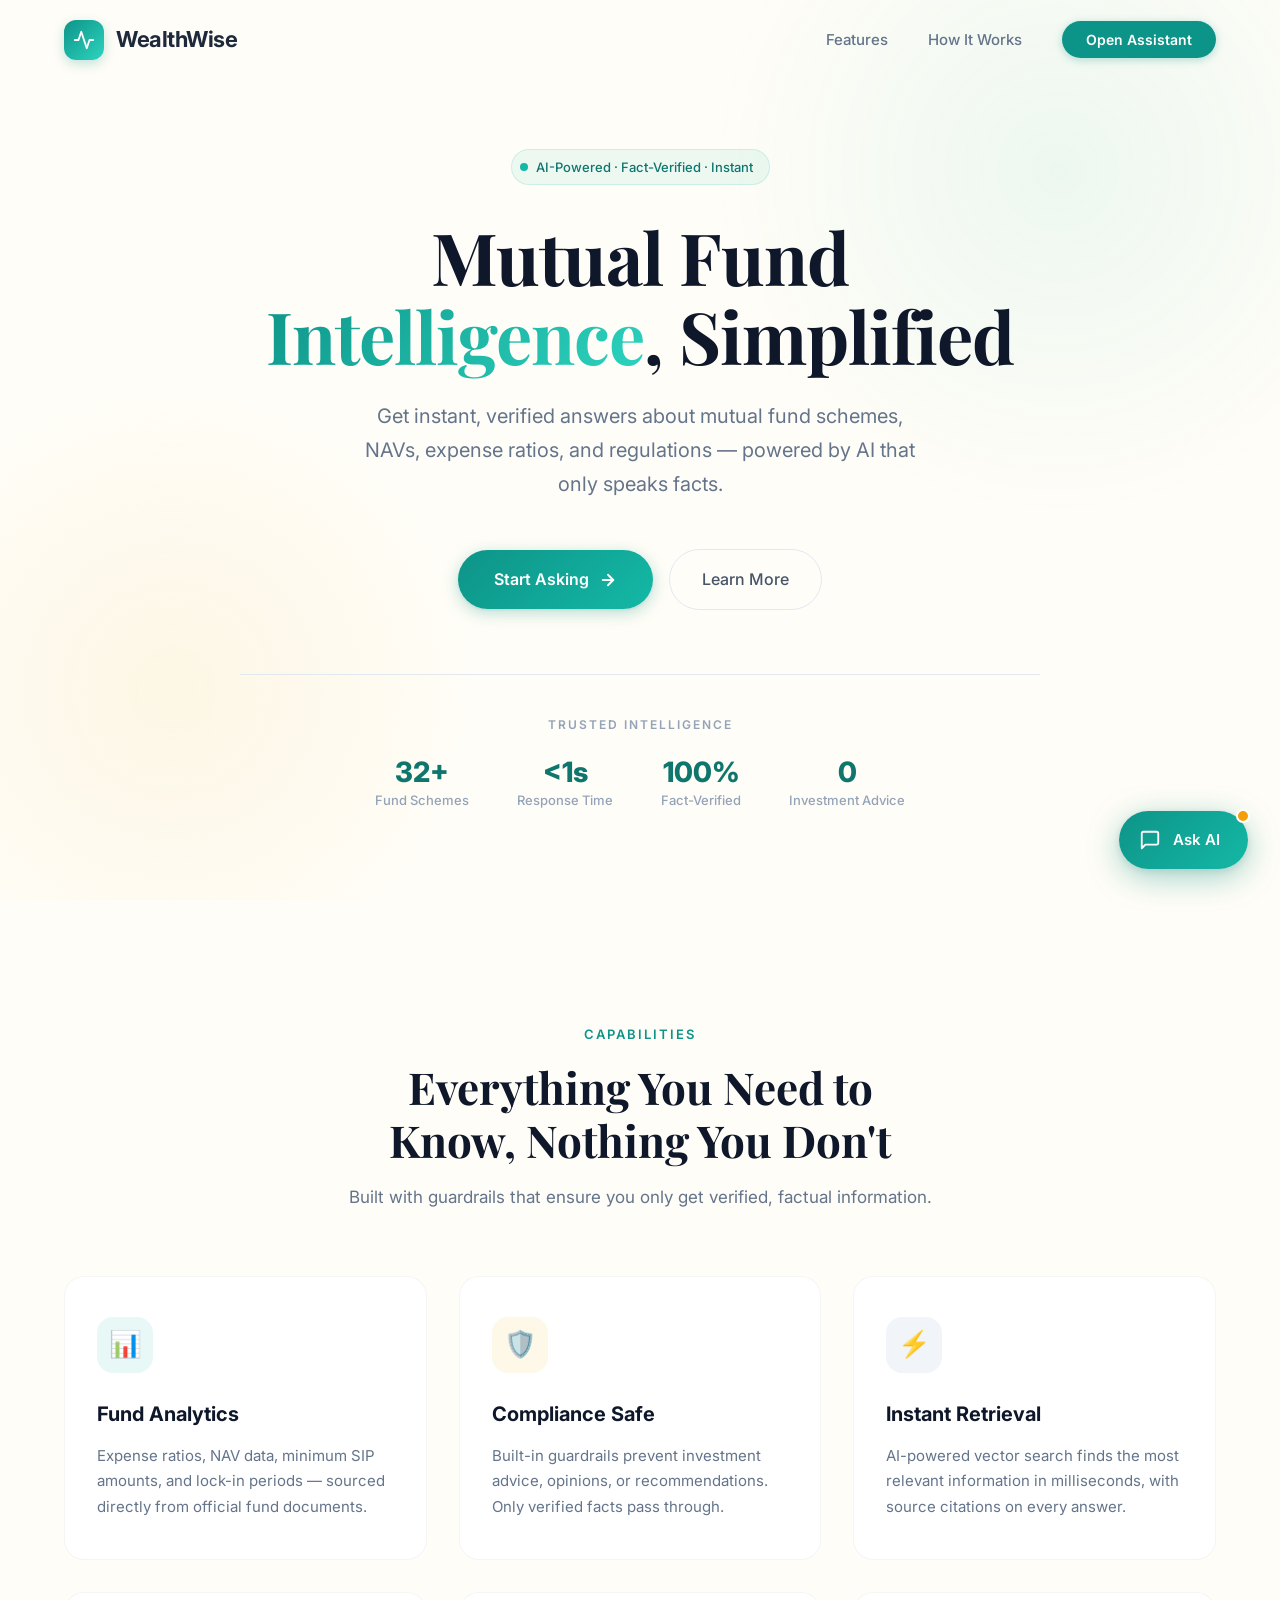
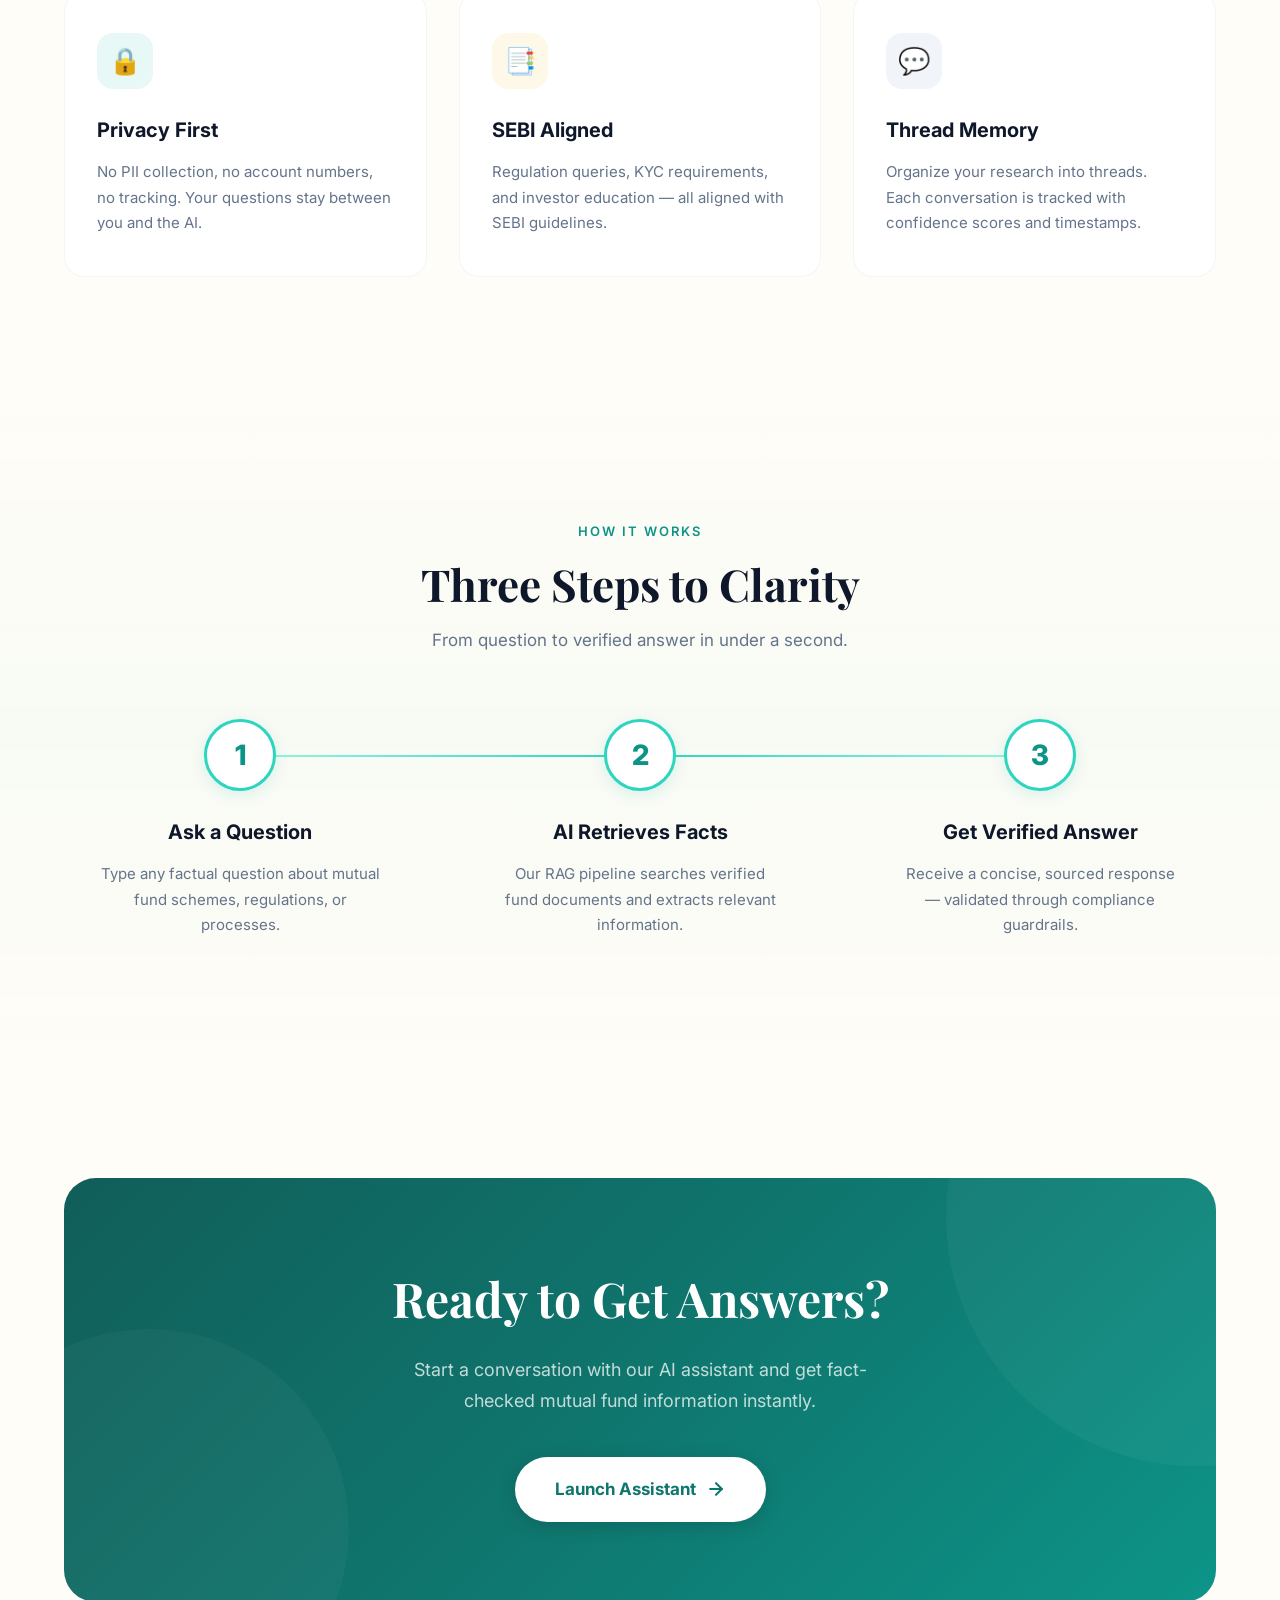
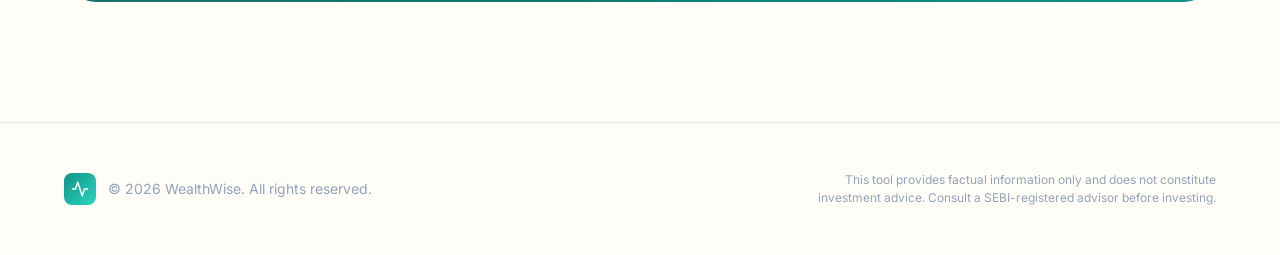
<file: index.html>
<!DOCTYPE html>
<html lang="en">
<head>
    <meta charset="UTF-8">
    <meta name="viewport" content="width=device-width, initial-scale=1.0">
    <title>WealthWise — Mutual Fund Intelligence</title>
    <link rel="preconnect" href="https://fonts.googleapis.com">
    <link rel="preconnect" href="https://fonts.gstatic.com" crossorigin>
    <link href="https://fonts.googleapis.com/css2?family=Inter:wght@300;400;500;600;700;800;900&family=Playfair+Display:wght@400;500;600;700&display=swap" rel="stylesheet">
    <style>
        /* ═══════════════════════════════════════════════
           WealthWise — Landing Page
           Design System: Teal + Cream
           ═══════════════════════════════════════════════ */

        :root {
            --teal-50: #f0fdfa;
            --teal-100: #ccfbf1;
            --teal-200: #99f6e4;
            --teal-300: #5eead4;
            --teal-400: #2dd4bf;
            --teal-500: #14b8a6;
            --teal-600: #0d9488;
            --teal-700: #0f766e;
            --teal-800: #115e59;
            --teal-900: #134e4a;

            --cream-50: #fffdf7;
            --cream-100: #fefcf3;
            --cream-200: #fdf8e8;
            --cream-300: #faf0d1;
            --cream-400: #f5e6b8;
            --cream-500: #ebd89e;

            --slate-50: #f8fafc;
            --slate-100: #f1f5f9;
            --slate-200: #e2e8f0;
            --slate-300: #cbd5e1;
            --slate-400: #94a3b8;
            --slate-500: #64748b;
            --slate-600: #475569;
            --slate-700: #334155;
            --slate-800: #1e293b;
            --slate-900: #0f172a;

            --bg-primary: var(--cream-50);
            --bg-glass: rgba(255, 253, 247, 0.72);
            --accent: var(--teal-600);
            --text-heading: var(--slate-900);
            --text-body: var(--slate-600);
            --section-gap: 120px;
        }

        *, *::before, *::after { margin: 0; padding: 0; box-sizing: border-box; }

        html {
            scroll-behavior: smooth;
            -webkit-font-smoothing: antialiased;
        }

        body {
            font-family: 'Inter', -apple-system, BlinkMacSystemFont, sans-serif;
            background: var(--bg-primary);
            color: var(--text-body);
            line-height: 1.7;
            overflow-x: hidden;
        }

        .container { max-width: 1200px; margin: 0 auto; padding: 0 24px; }

        /* ── Ambient ────────────────────────────────── */
        .ambient-glow {
            position: fixed; top: 0; left: 0; width: 100%; height: 100%;
            pointer-events: none; z-index: 0; overflow: hidden;
        }
        .ambient-glow::before {
            content: ''; position: absolute; top: -20%; right: -10%;
            width: 700px; height: 700px; border-radius: 50%;
            background: radial-gradient(circle, rgba(20,184,166,0.08) 0%, transparent 70%);
            animation: floatA 20s ease-in-out infinite;
        }
        .ambient-glow::after {
            content: ''; position: absolute; bottom: -10%; left: -10%;
            width: 600px; height: 600px; border-radius: 50%;
            background: radial-gradient(circle, rgba(250,240,209,0.5) 0%, transparent 70%);
            animation: floatB 25s ease-in-out infinite;
        }
        @keyframes floatA { 0%,100%{transform:translate(0,0) scale(1)} 50%{transform:translate(-40px,30px) scale(1.05)} }
        @keyframes floatB { 0%,100%{transform:translate(0,0) scale(1)} 50%{transform:translate(30px,-20px) scale(1.08)} }

        /* ── Nav ────────────────────────────────────── */
        .nav {
            position: fixed; top: 0; left: 0; right: 0; z-index: 1000;
            padding: 20px 0; transition: all 0.4s cubic-bezier(0.4,0,0.2,1);
        }
        .nav.scrolled {
            padding: 12px 0;
            background: var(--bg-glass);
            backdrop-filter: blur(20px) saturate(180%);
            -webkit-backdrop-filter: blur(20px) saturate(180%);
            border-bottom: 1px solid rgba(20,184,166,0.08);
            box-shadow: 0 1px 3px rgba(0,0,0,0.04);
        }
        .nav-inner { display: flex; align-items: center; justify-content: space-between; }
        .logo { display: flex; align-items: center; gap: 12px; text-decoration: none; }
        .logo-mark {
            width: 40px; height: 40px; border-radius: 12px;
            background: linear-gradient(135deg, var(--teal-600), var(--teal-400));
            display: flex; align-items: center; justify-content: center;
            box-shadow: 0 4px 12px rgba(13,148,136,0.25);
        }
        .logo-mark svg { width: 22px; height: 22px; color: white; }
        .logo-text { font-size: 22px; font-weight: 700; color: var(--slate-800); letter-spacing: -0.5px; }
        .nav-links { display: flex; align-items: center; gap: 40px; list-style: none; }
        .nav-links a {
            color: var(--slate-500); text-decoration: none; font-size: 15px;
            font-weight: 500; transition: color 0.2s;
        }
        .nav-links a:hover { color: var(--teal-700); }
        .nav-cta {
            padding: 10px 24px !important;
            background: var(--teal-600); color: white !important;
            border-radius: 100px; font-weight: 600 !important; font-size: 14px !important;
            transition: all 0.3s cubic-bezier(0.4,0,0.2,1) !important;
            box-shadow: 0 2px 8px rgba(13,148,136,0.3);
        }
        .nav-cta:hover {
            background: var(--teal-700) !important;
            transform: translateY(-1px);
            box-shadow: 0 4px 16px rgba(13,148,136,0.4);
        }

        /* ── Hero ───────────────────────────────────── */
        .hero {
            position: relative; z-index: 1; min-height: 100vh;
            display: flex; align-items: center; justify-content: center;
            text-align: center; padding: 140px 24px 80px;
        }
        .hero-content { max-width: 800px; }
        .hero-badge {
            display: inline-flex; align-items: center; gap: 8px;
            padding: 6px 16px 6px 8px;
            background: rgba(20,184,166,0.08);
            border: 1px solid rgba(20,184,166,0.15);
            border-radius: 100px; font-size: 13px; font-weight: 500;
            color: var(--teal-700); margin-bottom: 32px;
            animation: fadeInUp 0.8s ease-out;
        }
        .hero-badge-dot {
            width: 8px; height: 8px; border-radius: 50%;
            background: var(--teal-500); animation: pulse 2s ease-in-out infinite;
        }
        @keyframes pulse { 0%,100%{opacity:1;transform:scale(1)} 50%{opacity:0.5;transform:scale(1.3)} }

        .hero h1 {
            font-family: 'Playfair Display', Georgia, serif;
            font-size: clamp(42px, 6vw, 72px); font-weight: 700;
            line-height: 1.1; color: var(--text-heading);
            margin-bottom: 24px; letter-spacing: -1px;
            animation: fadeInUp 0.8s ease-out 0.1s both;
        }
        .hero h1 em {
            font-style: normal;
            background: linear-gradient(135deg, var(--teal-600), var(--teal-400));
            -webkit-background-clip: text; -webkit-text-fill-color: transparent; background-clip: text;
        }
        .hero-sub {
            font-size: clamp(17px, 2vw, 20px); color: var(--slate-500);
            max-width: 560px; margin: 0 auto 48px; line-height: 1.7;
            animation: fadeInUp 0.8s ease-out 0.2s both;
        }
        .hero-actions {
            display: flex; align-items: center; justify-content: center; gap: 16px;
            animation: fadeInUp 0.8s ease-out 0.3s both;
        }
        .btn-primary {
            display: inline-flex; align-items: center; gap: 10px;
            padding: 16px 36px;
            background: linear-gradient(135deg, var(--teal-600), var(--teal-500));
            color: white; border: none; border-radius: 100px;
            font-size: 16px; font-weight: 600; cursor: pointer; text-decoration: none;
            transition: all 0.3s cubic-bezier(0.4,0,0.2,1);
            box-shadow: 0 4px 16px rgba(13,148,136,0.3), 0 1px 3px rgba(0,0,0,0.08);
        }
        .btn-primary:hover {
            transform: translateY(-2px);
            box-shadow: 0 8px 30px rgba(13,148,136,0.35), 0 2px 6px rgba(0,0,0,0.1);
        }
        .btn-primary svg { width: 18px; height: 18px; transition: transform 0.3s; }
        .btn-primary:hover svg { transform: translateX(3px); }
        .btn-secondary {
            display: inline-flex; align-items: center; gap: 8px;
            padding: 16px 32px; background: transparent;
            color: var(--slate-600); border: 1.5px solid var(--slate-200);
            border-radius: 100px; font-size: 16px; font-weight: 500;
            cursor: pointer; text-decoration: none; transition: all 0.3s;
        }
        .btn-secondary:hover {
            border-color: var(--teal-300); color: var(--teal-700);
            background: rgba(20,184,166,0.04);
        }

        /* Trust strip */
        .hero-trust {
            margin-top: 64px; padding-top: 40px;
            border-top: 1px solid var(--slate-200);
            animation: fadeInUp 0.8s ease-out 0.5s both;
        }
        .hero-trust-label {
            font-size: 12px; font-weight: 600; text-transform: uppercase;
            letter-spacing: 2px; color: var(--slate-400); margin-bottom: 20px;
        }
        .trust-metrics { display: flex; align-items: center; justify-content: center; gap: 48px; flex-wrap: wrap; }
        .trust-item { text-align: center; }
        .trust-value { font-size: 28px; font-weight: 800; color: var(--teal-700); line-height: 1.2; }
        .trust-label { font-size: 13px; color: var(--slate-400); font-weight: 500; }

        /* ── Features ───────────────────────────────── */
        .features { position: relative; z-index: 1; padding: var(--section-gap) 0; }
        .section-header { text-align: center; max-width: 600px; margin: 0 auto 64px; }
        .section-label {
            display: inline-block; font-size: 13px; font-weight: 600;
            text-transform: uppercase; letter-spacing: 2px;
            color: var(--teal-600); margin-bottom: 16px;
        }
        .section-header h2 {
            font-family: 'Playfair Display', Georgia, serif;
            font-size: clamp(32px, 4vw, 44px); font-weight: 700;
            color: var(--text-heading); line-height: 1.2; margin-bottom: 16px;
        }
        .section-header p { font-size: 17px; color: var(--slate-500); }
        .features-grid { display: grid; grid-template-columns: repeat(3, 1fr); gap: 32px; }
        .feature-card {
            background: white; border-radius: 20px; padding: 40px 32px;
            border: 1px solid rgba(0,0,0,0.04);
            transition: all 0.4s cubic-bezier(0.4,0,0.2,1);
            position: relative; overflow: hidden;
        }
        .feature-card::before {
            content: ''; position: absolute; top: 0; left: 0; right: 0; height: 3px;
            background: linear-gradient(90deg, var(--teal-400), var(--teal-600));
            opacity: 0; transition: opacity 0.4s;
        }
        .feature-card:hover {
            transform: translateY(-4px);
            box-shadow: 0 20px 40px rgba(0,0,0,0.06), 0 1px 3px rgba(0,0,0,0.04);
        }
        .feature-card:hover::before { opacity: 1; }
        .feature-icon {
            width: 56px; height: 56px; border-radius: 16px;
            display: flex; align-items: center; justify-content: center;
            margin-bottom: 24px; font-size: 26px;
        }
        .feature-icon.teal { background: rgba(20,184,166,0.1); }
        .feature-icon.cream { background: var(--cream-200); }
        .feature-icon.slate { background: var(--slate-100); }
        .feature-card h3 { font-size: 20px; font-weight: 700; color: var(--text-heading); margin-bottom: 12px; }
        .feature-card p { font-size: 15px; color: var(--slate-500); line-height: 1.7; }

        /* ── How it works ───────────────────────────── */
        .how-it-works {
            position: relative; z-index: 1; padding: var(--section-gap) 0;
            background: linear-gradient(180deg, transparent, rgba(20,184,166,0.03), transparent);
        }
        .steps {
            display: grid; grid-template-columns: repeat(3, 1fr);
            gap: 48px; margin-top: 64px; position: relative;
        }
        .steps::before {
            content: ''; position: absolute; top: 36px; left: 15%; right: 15%; height: 2px;
            background: linear-gradient(90deg, var(--teal-200), var(--teal-400), var(--teal-200));
        }
        .step { text-align: center; position: relative; }
        .step-number {
            width: 72px; height: 72px; border-radius: 50%;
            background: white; border: 3px solid var(--teal-400);
            display: flex; align-items: center; justify-content: center;
            font-size: 28px; font-weight: 800; color: var(--teal-600);
            margin: 0 auto 24px; position: relative; z-index: 1;
            box-shadow: 0 4px 16px rgba(20,184,166,0.15);
        }
        .step h3 { font-size: 20px; font-weight: 700; color: var(--text-heading); margin-bottom: 12px; }
        .step p { font-size: 15px; color: var(--slate-500); max-width: 280px; margin: 0 auto; }

        /* ── CTA ────────────────────────────────────── */
        .cta-section { position: relative; z-index: 1; padding: var(--section-gap) 0; }
        .cta-card {
            background: linear-gradient(135deg, var(--teal-800), var(--teal-700), var(--teal-600));
            border-radius: 32px; padding: 80px 64px; text-align: center;
            position: relative; overflow: hidden;
        }
        .cta-card::before {
            content: ''; position: absolute; top: -50%; right: -20%;
            width: 500px; height: 500px; border-radius: 50%;
            background: rgba(255,255,255,0.04);
        }
        .cta-card::after {
            content: ''; position: absolute; bottom: -30%; left: -10%;
            width: 400px; height: 400px; border-radius: 50%;
            background: rgba(255,255,255,0.03);
        }
        .cta-card h2 {
            font-family: 'Playfair Display', Georgia, serif;
            font-size: clamp(32px, 4vw, 48px); font-weight: 700;
            color: white; margin-bottom: 16px; position: relative; z-index: 1;
        }
        .cta-card p {
            font-size: 18px; color: rgba(255,255,255,0.75); margin-bottom: 40px;
            max-width: 480px; margin-left: auto; margin-right: auto;
            position: relative; z-index: 1;
        }
        .btn-cta {
            display: inline-flex; align-items: center; gap: 10px;
            padding: 18px 40px; background: white; color: var(--teal-700);
            border: none; border-radius: 100px; font-size: 17px; font-weight: 700;
            cursor: pointer; text-decoration: none;
            transition: all 0.3s cubic-bezier(0.4,0,0.2,1);
            box-shadow: 0 4px 20px rgba(0,0,0,0.15); position: relative; z-index: 1;
        }
        .btn-cta:hover {
            transform: translateY(-2px) scale(1.02);
            box-shadow: 0 8px 32px rgba(0,0,0,0.2);
        }

        /* ── Footer ─────────────────────────────────── */
        .footer { position: relative; z-index: 1; padding: 48px 0; border-top: 1px solid var(--slate-200); }
        .footer-inner { display: flex; align-items: center; justify-content: space-between; }
        .footer-left { display: flex; align-items: center; gap: 12px; }
        .footer-logo {
            width: 32px; height: 32px; border-radius: 8px;
            background: linear-gradient(135deg, var(--teal-600), var(--teal-400));
            display: flex; align-items: center; justify-content: center;
        }
        .footer-logo svg { width: 18px; height: 18px; color: white; }
        .footer-copy { font-size: 14px; color: var(--slate-400); }
        .footer-disclaimer { font-size: 12px; color: var(--slate-400); max-width: 400px; text-align: right; line-height: 1.5; }

        /* ── Floating Chat FAB ──────────────────────── */
        .chat-fab {
            position: fixed; bottom: 32px; right: 32px; z-index: 9999;
            display: flex; align-items: center; gap: 12px;
            padding: 16px 28px 16px 20px;
            background: linear-gradient(135deg, var(--teal-600), var(--teal-500));
            color: white; border: none; border-radius: 100px;
            font-size: 15px; font-weight: 600; cursor: pointer; text-decoration: none;
            box-shadow: 0 8px 32px rgba(13,148,136,0.4), 0 2px 8px rgba(0,0,0,0.1);
            transition: all 0.4s cubic-bezier(0.4,0,0.2,1);
            animation: fabEntry 0.6s ease-out 1s both;
        }
        @keyframes fabEntry { from{opacity:0;transform:translateY(20px) scale(0.9)} to{opacity:1;transform:translateY(0) scale(1)} }
        .chat-fab:hover {
            transform: translateY(-3px) scale(1.03);
            box-shadow: 0 12px 40px rgba(13,148,136,0.5), 0 4px 12px rgba(0,0,0,0.12);
        }
        .chat-fab svg { width: 22px; height: 22px; }
        .fab-ping {
            position: absolute; top: -2px; right: -2px; width: 14px; height: 14px;
            border-radius: 50%; background: #f59e0b; border: 2px solid white;
            animation: ping 2s ease-in-out infinite;
        }
        @keyframes ping { 0%,100%{transform:scale(1);opacity:1} 50%{transform:scale(1.4);opacity:0.6} }

        /* ── Animations ─────────────────────────────── */
        @keyframes fadeInUp { from{opacity:0;transform:translateY(24px)} to{opacity:1;transform:translateY(0)} }
        .fade-in { opacity: 0; transform: translateY(24px); transition: all 0.7s cubic-bezier(0.4,0,0.2,1); }
        .fade-in.visible { opacity: 1; transform: translateY(0); }

        /* ── Responsive ─────────────────────────────── */
        @media (max-width: 1024px) {
            .features-grid, .steps { grid-template-columns: 1fr; max-width: 480px; margin-left: auto; margin-right: auto; }
            .steps::before { display: none; }
        }
        @media (max-width: 768px) {
            .nav-links { display: none; }
            .hero { padding: 120px 20px 60px; min-height: auto; }
            .hero-actions { flex-direction: column; }
            .trust-metrics { gap: 32px; }
            .cta-card { padding: 48px 24px; border-radius: 20px; }
            .footer-inner { flex-direction: column; gap: 16px; text-align: center; }
            .footer-disclaimer { text-align: center; max-width: none; }
            .chat-fab { bottom: 20px; right: 20px; padding: 14px 22px 14px 16px; font-size: 14px; }
            :root { --section-gap: 80px; }
        }
    </style>
</head>
<body>
    <div class="ambient-glow"></div>

    <!-- Navigation -->
    <nav class="nav" id="nav">
        <div class="container">
            <div class="nav-inner">
                <a href="/" class="logo">
                    <div class="logo-mark">
                        <svg viewBox="0 0 24 24" fill="none" stroke="currentColor" stroke-width="2" stroke-linecap="round" stroke-linejoin="round"><polyline points="22 12 18 12 15 21 9 3 6 12 2 12"></polyline></svg>
                    </div>
                    <span class="logo-text">WealthWise</span>
                </a>
                <ul class="nav-links">
                    <li><a href="#features">Features</a></li>
                    <li><a href="#how-it-works">How It Works</a></li>
                    <li><a href="chat.html" class="nav-cta">Open Assistant</a></li>
                </ul>
            </div>
        </div>
    </nav>

    <!-- Hero — Centered -->
    <section class="hero">
        <div class="hero-content">
            <div class="hero-badge">
                <span class="hero-badge-dot"></span>
                AI-Powered &middot; Fact-Verified &middot; Instant
            </div>
            <h1>Mutual Fund <em>Intelligence</em>, Simplified</h1>
            <p class="hero-sub">Get instant, verified answers about mutual fund schemes, NAVs, expense ratios, and regulations — powered by AI that only speaks facts.</p>
            <div class="hero-actions">
                <a href="chat.html" class="btn-primary">
                    Start Asking
                    <svg viewBox="0 0 24 24" fill="none" stroke="currentColor" stroke-width="2.5" stroke-linecap="round" stroke-linejoin="round"><line x1="5" y1="12" x2="19" y2="12"/><polyline points="12 5 19 12 12 19"/></svg>
                </a>
                <a href="#features" class="btn-secondary">Learn More</a>
            </div>
            <div class="hero-trust">
                <div class="hero-trust-label">Trusted Intelligence</div>
                <div class="trust-metrics">
                    <div class="trust-item"><div class="trust-value">32+</div><div class="trust-label">Fund Schemes</div></div>
                    <div class="trust-item"><div class="trust-value">&lt;1s</div><div class="trust-label">Response Time</div></div>
                    <div class="trust-item"><div class="trust-value">100%</div><div class="trust-label">Fact-Verified</div></div>
                    <div class="trust-item"><div class="trust-value">0</div><div class="trust-label">Investment Advice</div></div>
                </div>
            </div>
        </div>
    </section>

    <!-- Features -->
    <section class="features" id="features">
        <div class="container">
            <div class="section-header fade-in">
                <span class="section-label">Capabilities</span>
                <h2>Everything You Need to Know, Nothing You Don't</h2>
                <p>Built with guardrails that ensure you only get verified, factual information.</p>
            </div>
            <div class="features-grid">
                <div class="feature-card fade-in">
                    <div class="feature-icon teal">📊</div>
                    <h3>Fund Analytics</h3>
                    <p>Expense ratios, NAV data, minimum SIP amounts, and lock-in periods — sourced directly from official fund documents.</p>
                </div>
                <div class="feature-card fade-in">
                    <div class="feature-icon cream">🛡️</div>
                    <h3>Compliance Safe</h3>
                    <p>Built-in guardrails prevent investment advice, opinions, or recommendations. Only verified facts pass through.</p>
                </div>
                <div class="feature-card fade-in">
                    <div class="feature-icon slate">⚡</div>
                    <h3>Instant Retrieval</h3>
                    <p>AI-powered vector search finds the most relevant information in milliseconds, with source citations on every answer.</p>
                </div>
                <div class="feature-card fade-in">
                    <div class="feature-icon teal">🔒</div>
                    <h3>Privacy First</h3>
                    <p>No PII collection, no account numbers, no tracking. Your questions stay between you and the AI.</p>
                </div>
                <div class="feature-card fade-in">
                    <div class="feature-icon cream">📑</div>
                    <h3>SEBI Aligned</h3>
                    <p>Regulation queries, KYC requirements, and investor education — all aligned with SEBI guidelines.</p>
                </div>
                <div class="feature-card fade-in">
                    <div class="feature-icon slate">💬</div>
                    <h3>Thread Memory</h3>
                    <p>Organize your research into threads. Each conversation is tracked with confidence scores and timestamps.</p>
                </div>
            </div>
        </div>
    </section>

    <!-- How It Works -->
    <section class="how-it-works" id="how-it-works">
        <div class="container">
            <div class="section-header fade-in">
                <span class="section-label">How It Works</span>
                <h2>Three Steps to Clarity</h2>
                <p>From question to verified answer in under a second.</p>
            </div>
            <div class="steps fade-in">
                <div class="step"><div class="step-number">1</div><h3>Ask a Question</h3><p>Type any factual question about mutual fund schemes, regulations, or processes.</p></div>
                <div class="step"><div class="step-number">2</div><h3>AI Retrieves Facts</h3><p>Our RAG pipeline searches verified fund documents and extracts relevant information.</p></div>
                <div class="step"><div class="step-number">3</div><h3>Get Verified Answer</h3><p>Receive a concise, sourced response — validated through compliance guardrails.</p></div>
            </div>
        </div>
    </section>

    <!-- CTA -->
    <section class="cta-section">
        <div class="container">
            <div class="cta-card fade-in">
                <h2>Ready to Get Answers?</h2>
                <p>Start a conversation with our AI assistant and get fact-checked mutual fund information instantly.</p>
                <a href="chat.html" class="btn-cta">
                    Launch Assistant
                    <svg width="20" height="20" viewBox="0 0 24 24" fill="none" stroke="currentColor" stroke-width="2.5" stroke-linecap="round" stroke-linejoin="round"><line x1="5" y1="12" x2="19" y2="12"/><polyline points="12 5 19 12 12 19"/></svg>
                </a>
            </div>
        </div>
    </section>

    <!-- Footer -->
    <footer class="footer">
        <div class="container">
            <div class="footer-inner">
                <div class="footer-left">
                    <div class="footer-logo"><svg viewBox="0 0 24 24" fill="none" stroke="currentColor" stroke-width="2" stroke-linecap="round" stroke-linejoin="round"><polyline points="22 12 18 12 15 21 9 3 6 12 2 12"></polyline></svg></div>
                    <span class="footer-copy">&copy; 2026 WealthWise. All rights reserved.</span>
                </div>
                <p class="footer-disclaimer">This tool provides factual information only and does not constitute investment advice. Consult a SEBI-registered advisor before investing.</p>
            </div>
        </div>
    </footer>

    <!-- Floating Chat FAB -->
    <a href="chat.html" class="chat-fab" id="chatFab">
        <svg viewBox="0 0 24 24" fill="none" stroke="currentColor" stroke-width="2" stroke-linecap="round" stroke-linejoin="round"><path d="M21 15a2 2 0 0 1-2 2H7l-4 4V5a2 2 0 0 1 2-2h14a2 2 0 0 1 2 2z"></path></svg>
        Ask AI
        <span class="fab-ping"></span>
    </a>

    <script>
        const nav = document.getElementById('nav');
        window.addEventListener('scroll', () => nav.classList.toggle('scrolled', window.scrollY > 40));
        const observer = new IntersectionObserver(
            (entries) => entries.forEach((e) => { if (e.isIntersecting) e.target.classList.add('visible'); }),
            { threshold: 0.1, rootMargin: '0px 0px -60px 0px' }
        );
        document.querySelectorAll('.fade-in').forEach((el) => observer.observe(el));
    </script>
</body>
</html>
</file>
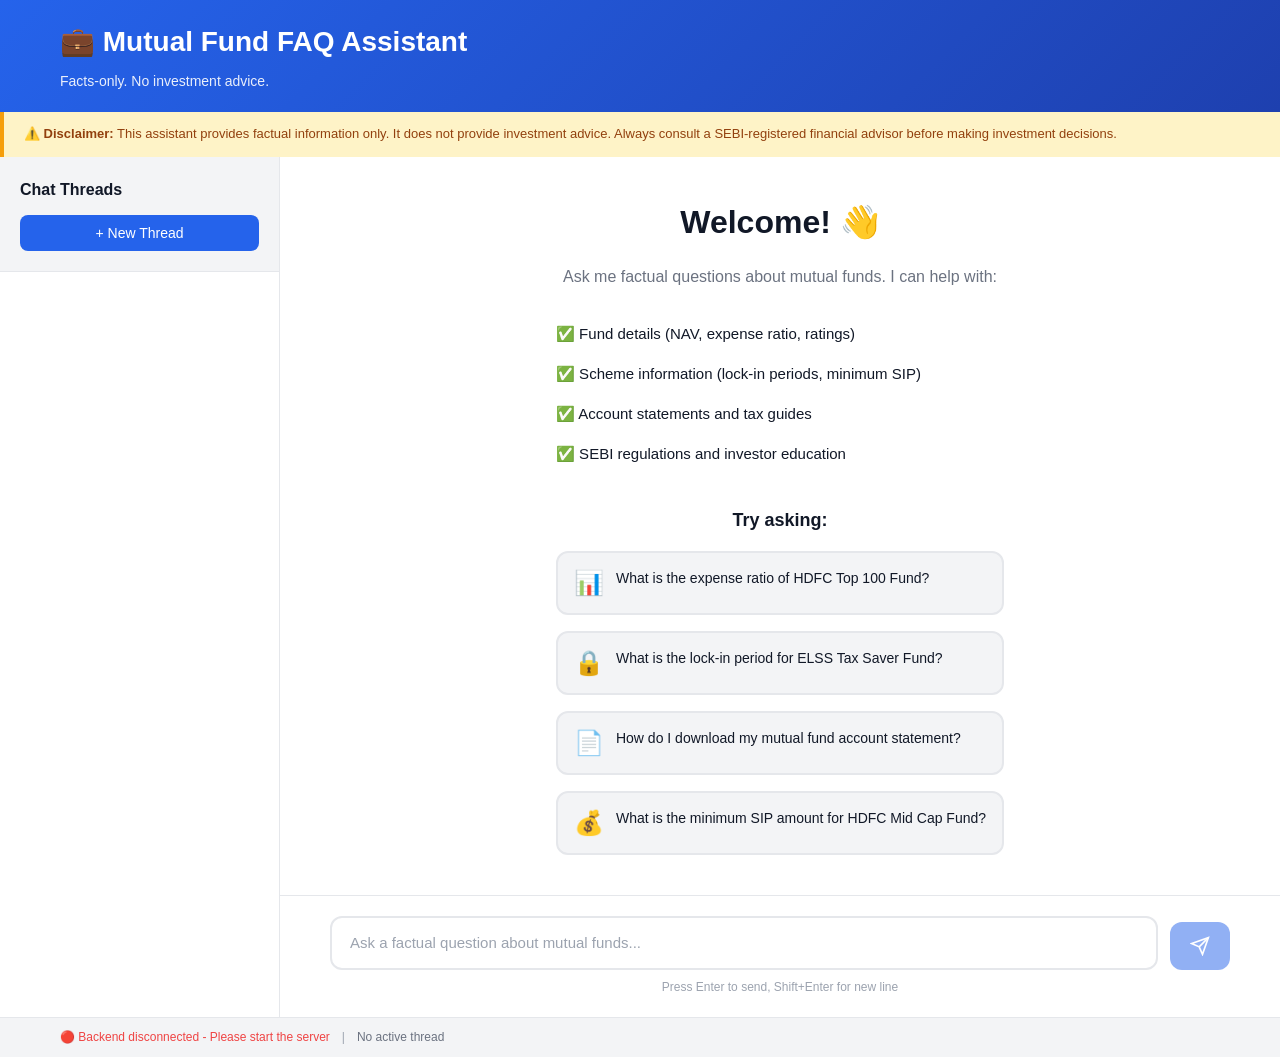
<file: frontend/index.html>
<!DOCTYPE html>
<html lang="en">
<head>
    <meta charset="UTF-8">
    <meta name="viewport" content="width=device-width, initial-scale=1.0">
    <title>Mutual Fund FAQ Assistant</title>
    <link rel="stylesheet" href="style.css">
</head>
<body>
    <!-- Header -->
    <header class="header">
        <div class="container">
            <h1>💼 Mutual Fund FAQ Assistant</h1>
            <p class="subtitle">Facts-only. No investment advice.</p>
        </div>
    </header>

    <!-- Disclaimer Banner -->
    <div class="disclaimer-banner">
        <strong>⚠️ Disclaimer:</strong> This assistant provides factual information only. It does not provide investment advice. Always consult a SEBI-registered financial advisor before making investment decisions.
    </div>

    <!-- Main Container -->
    <div class="main-container">
        <!-- Sidebar -->
        <aside class="sidebar" id="sidebar">
            <div class="sidebar-header">
                <h3>Chat Threads</h3>
                <button class="btn-new-thread" id="newThreadBtn">+ New Thread</button>
            </div>
            <div class="thread-list" id="threadList">
                <!-- Threads will be populated here -->
            </div>
        </aside>

        <!-- Chat Area -->
        <main class="chat-area">
            <!-- Welcome Screen -->
            <div class="welcome-screen" id="welcomeScreen">
                <div class="welcome-content">
                    <h2>Welcome! 👋</h2>
                    <p>Ask me factual questions about mutual funds. I can help with:</p>
                    <ul class="capabilities">
                        <li>✅ Fund details (NAV, expense ratio, ratings)</li>
                        <li>✅ Scheme information (lock-in periods, minimum SIP)</li>
                        <li>✅ Account statements and tax guides</li>
                        <li>✅ SEBI regulations and investor education</li>
                    </ul>
                    
                    <div class="example-questions">
                        <h3>Try asking:</h3>
                        <div class="example-grid">
                            <button class="example-card" data-question="What is the expense ratio of HDFC Top 100 Fund?">
                                <div class="example-icon">📊</div>
                                <div class="example-text">What is the expense ratio of HDFC Top 100 Fund?</div>
                            </button>
                            <button class="example-card" data-question="What is the lock-in period for ELSS Tax Saver Fund?">
                                <div class="example-icon">🔒</div>
                                <div class="example-text">What is the lock-in period for ELSS Tax Saver Fund?</div>
                            </button>
                            <button class="example-card" data-question="How do I download my mutual fund account statement?">
                                <div class="example-icon">📄</div>
                                <div class="example-text">How do I download my mutual fund account statement?</div>
                            </button>
                            <button class="example-card" data-question="What is the minimum SIP amount for HDFC Mid Cap Fund?">
                                <div class="example-icon">💰</div>
                                <div class="example-text">What is the minimum SIP amount for HDFC Mid Cap Fund?</div>
                            </button>
                        </div>
                    </div>
                </div>
            </div>

            <!-- Chat Messages (hidden initially) -->
            <div class="chat-messages" id="chatMessages" style="display: none;">
                <div class="messages-container" id="messagesContainer">
                    <!-- Messages will be added here -->
                </div>
                
                <!-- Loading Indicator -->
                <div class="loading-indicator" id="loadingIndicator" style="display: none;">
                    <div class="typing-dots">
                        <span></span>
                        <span></span>
                        <span></span>
                    </div>
                    <span class="loading-text">Searching facts...</span>
                </div>
            </div>

            <!-- Input Area -->
            <div class="input-area">
                <div class="input-container">
                    <textarea 
                        id="messageInput" 
                        placeholder="Ask a factual question about mutual funds..." 
                        rows="1"
                    ></textarea>
                    <button class="btn-send" id="sendBtn" disabled>
                        <svg width="20" height="20" viewBox="0 0 24 24" fill="none" stroke="currentColor" stroke-width="2">
                            <line x1="22" y1="2" x2="11" y2="13"></line>
                            <polygon points="22 2 15 22 11 13 2 9 22 2"></polygon>
                        </svg>
                    </button>
                </div>
                <p class="input-hint">Press Enter to send, Shift+Enter for new line</p>
            </div>
        </main>
    </div>

    <!-- Status Bar -->
    <div class="status-bar">
        <div class="container">
            <span id="statusText">🟡 Connecting to backend...</span>
            <span class="status-separator">|</span>
            <span id="threadInfo">No active thread</span>
        </div>
    </div>

    <script src="app.js"></script>
</body>
</html>
</file>
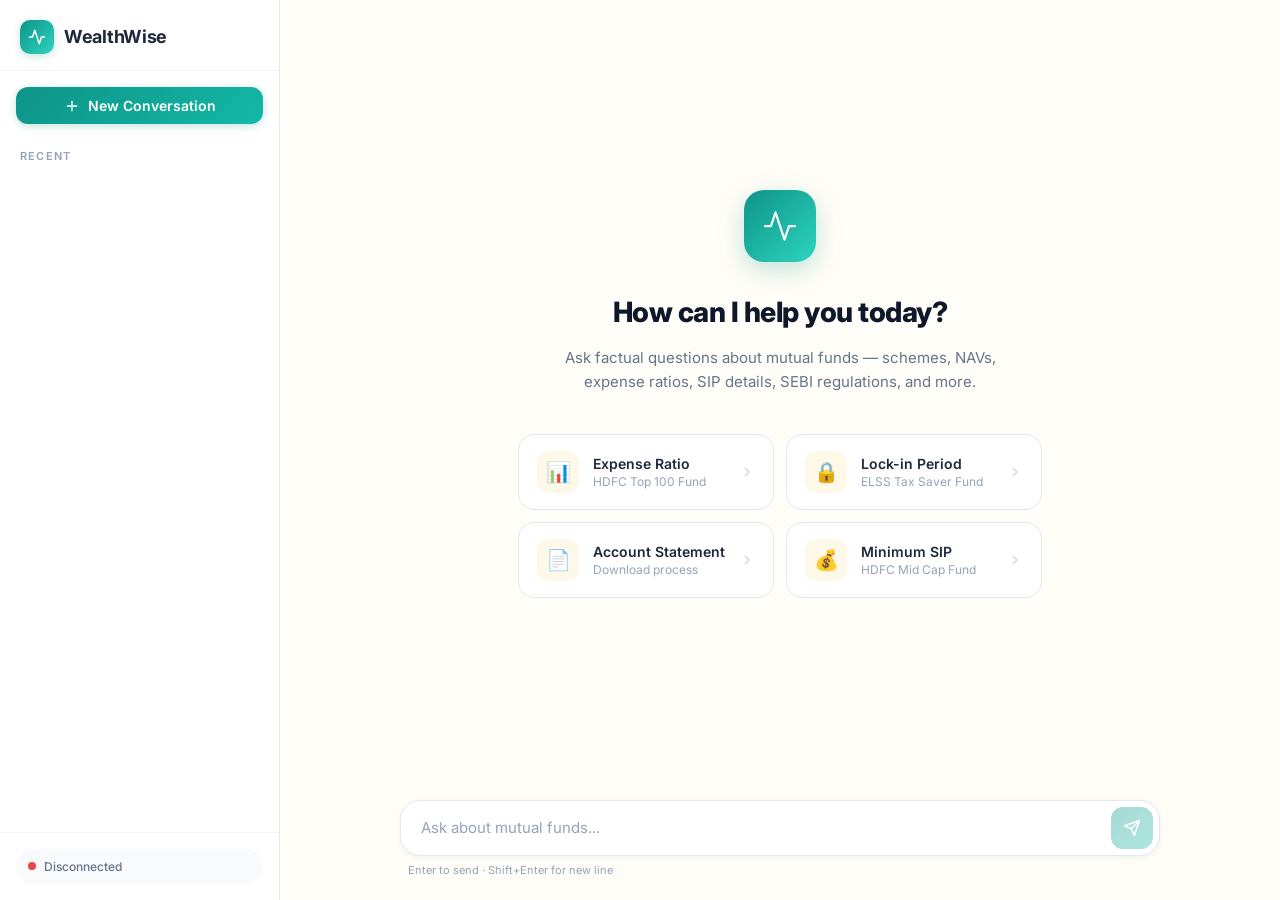
<file: chat.html>
<!DOCTYPE html>
<html lang="en">
<head>
    <meta charset="UTF-8">
    <meta name="viewport" content="width=device-width, initial-scale=1.0">
    <title>WealthWise — Chat Assistant</title>
    <link rel="preconnect" href="https://fonts.googleapis.com">
    <link rel="preconnect" href="https://fonts.gstatic.com" crossorigin>
    <link href="https://fonts.googleapis.com/css2?family=Inter:wght@300;400;500;600;700;800&display=swap" rel="stylesheet">
    <link rel="stylesheet" href="style.css">
</head>
<body>
    <!-- App Shell -->
    <div class="app">
        <!-- Sidebar -->
        <aside class="sidebar" id="sidebar">
            <div class="sidebar-brand">
                <a href="index.html" class="sidebar-logo">
                    <div class="sidebar-logo-mark">
                        <svg viewBox="0 0 24 24" fill="none" stroke="currentColor" stroke-width="2" stroke-linecap="round" stroke-linejoin="round"><polyline points="22 12 18 12 15 21 9 3 6 12 2 12"></polyline></svg>
                    </div>
                    <span class="sidebar-logo-text">WealthWise</span>
                </a>
            </div>

            <button class="btn-new-chat" id="newThreadBtn">
                <svg viewBox="0 0 24 24" fill="none" stroke="currentColor" stroke-width="2" stroke-linecap="round" stroke-linejoin="round"><line x1="12" y1="5" x2="12" y2="19"/><line x1="5" y1="12" x2="19" y2="12"/></svg>
                New Conversation
            </button>

            <div class="thread-list-wrapper">
                <div class="thread-list-label">Recent</div>
                <div class="thread-list" id="threadList">
                    <!-- Threads populated by JS -->
                </div>
            </div>

            <div class="sidebar-footer">
                <div class="status-pill" id="statusPill">
                    <span class="status-dot"></span>
                    <span id="statusText">Connecting...</span>
                </div>
            </div>
        </aside>

        <!-- Mobile sidebar toggle -->
        <button class="sidebar-toggle" id="sidebarToggle">
            <svg viewBox="0 0 24 24" fill="none" stroke="currentColor" stroke-width="2" stroke-linecap="round" stroke-linejoin="round"><line x1="3" y1="12" x2="21" y2="12"/><line x1="3" y1="6" x2="21" y2="6"/><line x1="3" y1="18" x2="21" y2="18"/></svg>
        </button>

        <!-- Main Chat Area -->
        <main class="chat-main">
            <!-- Welcome / Empty State -->
            <div class="welcome" id="welcomeScreen">
                <div class="welcome-inner">
                    <div class="welcome-icon">
                        <svg viewBox="0 0 24 24" fill="none" stroke="currentColor" stroke-width="1.5" stroke-linecap="round" stroke-linejoin="round"><polyline points="22 12 18 12 15 21 9 3 6 12 2 12"></polyline></svg>
                    </div>
                    <h1>How can I help you today?</h1>
                    <p>Ask factual questions about mutual funds — schemes, NAVs, expense ratios, SIP details, SEBI regulations, and more.</p>

                    <div class="prompt-grid">
                        <button class="prompt-card" data-question="What is the expense ratio of HDFC Top 100 Fund?">
                            <div class="prompt-icon">📊</div>
                            <div class="prompt-body">
                                <div class="prompt-title">Expense Ratio</div>
                                <div class="prompt-text">HDFC Top 100 Fund</div>
                            </div>
                            <svg class="prompt-arrow" viewBox="0 0 24 24" fill="none" stroke="currentColor" stroke-width="2"><polyline points="9 18 15 12 9 6"/></svg>
                        </button>
                        <button class="prompt-card" data-question="What is the lock-in period for ELSS Tax Saver Fund?">
                            <div class="prompt-icon">🔒</div>
                            <div class="prompt-body">
                                <div class="prompt-title">Lock-in Period</div>
                                <div class="prompt-text">ELSS Tax Saver Fund</div>
                            </div>
                            <svg class="prompt-arrow" viewBox="0 0 24 24" fill="none" stroke="currentColor" stroke-width="2"><polyline points="9 18 15 12 9 6"/></svg>
                        </button>
                        <button class="prompt-card" data-question="How do I download my mutual fund account statement?">
                            <div class="prompt-icon">📄</div>
                            <div class="prompt-body">
                                <div class="prompt-title">Account Statement</div>
                                <div class="prompt-text">Download process</div>
                            </div>
                            <svg class="prompt-arrow" viewBox="0 0 24 24" fill="none" stroke="currentColor" stroke-width="2"><polyline points="9 18 15 12 9 6"/></svg>
                        </button>
                        <button class="prompt-card" data-question="What is the minimum SIP amount for HDFC Mid Cap Fund?">
                            <div class="prompt-icon">💰</div>
                            <div class="prompt-body">
                                <div class="prompt-title">Minimum SIP</div>
                                <div class="prompt-text">HDFC Mid Cap Fund</div>
                            </div>
                            <svg class="prompt-arrow" viewBox="0 0 24 24" fill="none" stroke="currentColor" stroke-width="2"><polyline points="9 18 15 12 9 6"/></svg>
                        </button>
                    </div>
                </div>
            </div>

            <!-- Messages Area -->
            <div class="messages-area" id="chatMessages" style="display:none;">
                <div class="messages-scroll" id="messagesScroll">
                    <div class="messages-container" id="messagesContainer">
                        <!-- Messages injected here -->
                    </div>
                </div>
            </div>

            <!-- Typing Indicator -->
            <div class="typing-indicator" id="loadingIndicator" style="display:none;">
                <div class="typing-bubble">
                    <div class="typing-avatar">
                        <svg viewBox="0 0 24 24" fill="none" stroke="currentColor" stroke-width="2" stroke-linecap="round" stroke-linejoin="round"><polyline points="22 12 18 12 15 21 9 3 6 12 2 12"></polyline></svg>
                    </div>
                    <div class="typing-dots">
                        <span></span><span></span><span></span>
                    </div>
                </div>
            </div>

            <!-- Input Dock -->
            <div class="input-dock">
                <div class="input-dock-inner">
                    <div class="input-row">
                        <textarea id="messageInput" placeholder="Ask about mutual funds..." rows="1"></textarea>
                        <button class="btn-send" id="sendBtn" disabled>
                            <svg viewBox="0 0 24 24" fill="none" stroke="currentColor" stroke-width="2" stroke-linecap="round" stroke-linejoin="round"><line x1="22" y1="2" x2="11" y2="13"/><polygon points="22 2 15 22 11 13 2 9 22 2"/></svg>
                        </button>
                    </div>
                    <div class="input-meta">
                        <span class="input-hint">Enter to send &middot; Shift+Enter for new line</span>
                        <span class="thread-badge" id="threadInfo"></span>
                    </div>
                </div>
            </div>
        </main>
    </div>

    <script src="app.js"></script>
</body>
</html>
</file>
<file: frontend/style.css>
/* === CSS Variables === */
:root {
    --primary-color: #2563eb;
    --primary-hover: #1d4ed8;
    --success-color: #10b981;
    --warning-color: #f59e0b;
    --danger-color: #ef4444;
    
    --bg-color: #ffffff;
    --bg-secondary: #f3f4f6;
    --bg-tertiary: #e5e7eb;
    
    --text-primary: #111827;
    --text-secondary: #6b7280;
    --text-light: #9ca3af;
    
    --border-color: #e5e7eb;
    --shadow-sm: 0 1px 2px 0 rgba(0, 0, 0, 0.05);
    --shadow-md: 0 4px 6px -1px rgba(0, 0, 0, 0.1);
    --shadow-lg: 0 10px 15px -3px rgba(0, 0, 0, 0.1);
    
    --sidebar-width: 280px;
    --header-height: 80px;
    --footer-height: 40px;
    
    --border-radius: 8px;
    --border-radius-lg: 12px;
}

/* === Reset & Base === */
* {
    margin: 0;
    padding: 0;
    box-sizing: border-box;
}

body {
    font-family: -apple-system, BlinkMacSystemFont, 'Segoe UI', 'Roboto', 'Oxygen', 'Ubuntu', 'Cantarell', sans-serif;
    background: var(--bg-secondary);
    color: var(--text-primary);
    line-height: 1.6;
    min-height: 100vh;
    display: flex;
    flex-direction: column;
}

.container {
    max-width: 1200px;
    margin: 0 auto;
    padding: 0 20px;
}

/* === Header === */
.header {
    background: linear-gradient(135deg, var(--primary-color), #1e40af);
    color: white;
    padding: 20px 0;
    box-shadow: var(--shadow-md);
}

.header h1 {
    font-size: 28px;
    font-weight: 700;
    margin-bottom: 5px;
}

.subtitle {
    font-size: 14px;
    opacity: 0.9;
}

/* === Disclaimer Banner === */
.disclaimer-banner {
    background: #fef3c7;
    border-left: 4px solid var(--warning-color);
    padding: 12px 20px;
    color: #92400e;
    font-size: 13px;
}

.disclaimer-banner strong {
    font-weight: 600;
}

/* === Main Container === */
.main-container {
    display: flex;
    flex: 1;
    overflow: hidden;
    max-width: 1400px;
    margin: 0 auto;
    width: 100%;
}

/* === Sidebar === */
.sidebar {
    width: var(--sidebar-width);
    background: var(--bg-color);
    border-right: 1px solid var(--border-color);
    display: flex;
    flex-direction: column;
    overflow: hidden;
}

.sidebar-header {
    padding: 20px;
    border-bottom: 1px solid var(--border-color);
    background: var(--bg-secondary);
}

.sidebar-header h3 {
    font-size: 16px;
    font-weight: 600;
    margin-bottom: 12px;
    color: var(--text-primary);
}

.btn-new-thread {
    width: 100%;
    padding: 10px 16px;
    background: var(--primary-color);
    color: white;
    border: none;
    border-radius: var(--border-radius);
    font-size: 14px;
    font-weight: 500;
    cursor: pointer;
    transition: all 0.2s;
}

.btn-new-thread:hover {
    background: var(--primary-hover);
    transform: translateY(-1px);
    box-shadow: var(--shadow-sm);
}

.thread-list {
    flex: 1;
    overflow-y: auto;
    padding: 10px;
}

.thread-item {
    padding: 12px 16px;
    margin-bottom: 8px;
    border-radius: var(--border-radius);
    cursor: pointer;
    transition: all 0.2s;
    border: 1px solid transparent;
}

.thread-item:hover {
    background: var(--bg-secondary);
    border-color: var(--border-color);
}

.thread-item.active {
    background: #eff6ff;
    border-color: var(--primary-color);
}

.thread-title {
    font-size: 14px;
    font-weight: 500;
    color: var(--text-primary);
    margin-bottom: 4px;
    white-space: nowrap;
    overflow: hidden;
    text-overflow: ellipsis;
}

.thread-meta {
    font-size: 12px;
    color: var(--text-secondary);
}

.empty-state {
    text-align: center;
    padding: 40px 20px;
    color: var(--text-secondary);
}

.empty-state-icon {
    font-size: 48px;
    margin-bottom: 12px;
    opacity: 0.3;
}

.empty-state-text {
    font-size: 14px;
}

/* === Chat Area === */
.chat-area {
    flex: 1;
    display: flex;
    flex-direction: column;
    background: var(--bg-color);
    position: relative;
}

/* === Welcome Screen === */
.welcome-screen {
    flex: 1;
    display: flex;
    align-items: center;
    justify-content: center;
    padding: 40px 20px;
}

.welcome-content {
    max-width: 800px;
    text-align: center;
}

.welcome-content h2 {
    font-size: 32px;
    font-weight: 700;
    margin-bottom: 16px;
    color: var(--text-primary);
}

.welcome-content > p {
    font-size: 16px;
    color: var(--text-secondary);
    margin-bottom: 24px;
}

.capabilities {
    text-align: left;
    list-style: none;
    margin: 0 auto 32px;
    max-width: 500px;
}

.capabilities li {
    padding: 8px 0;
    font-size: 15px;
    color: var(--text-primary);
}

.example-questions h3 {
    font-size: 18px;
    font-weight: 600;
    margin-bottom: 16px;
    color: var(--text-primary);
}

.example-grid {
    display: grid;
    grid-template-columns: repeat(auto-fit, minmax(250px, 1fr));
    gap: 16px;
}

.example-card {
    background: var(--bg-secondary);
    border: 2px solid var(--border-color);
    border-radius: var(--border-radius-lg);
    padding: 16px;
    cursor: pointer;
    transition: all 0.2s;
    display: flex;
    align-items: flex-start;
    gap: 12px;
    text-align: left;
}

.example-card:hover {
    border-color: var(--primary-color);
    background: #eff6ff;
    transform: translateY(-2px);
    box-shadow: var(--shadow-md);
}

.example-icon {
    font-size: 24px;
    flex-shrink: 0;
}

.example-text {
    font-size: 14px;
    color: var(--text-primary);
    font-weight: 500;
    line-height: 1.4;
}

/* === Chat Messages === */
.chat-messages {
    flex: 1;
    overflow-y: auto;
    padding: 20px;
}

.messages-container {
    max-width: 900px;
    margin: 0 auto;
}

.message {
    margin-bottom: 20px;
    display: flex;
    flex-direction: column;
}

.message.user {
    align-items: flex-end;
}

.message.assistant {
    align-items: flex-start;
}

.message-bubble {
    max-width: 70%;
    padding: 14px 18px;
    border-radius: var(--border-radius-lg);
    font-size: 15px;
    line-height: 1.6;
    box-shadow: var(--shadow-sm);
}

.message.user .message-bubble {
    background: var(--primary-color);
    color: white;
    border-bottom-right-radius: 4px;
}

.message.assistant .message-bubble {
    background: var(--bg-secondary);
    color: var(--text-primary);
    border-bottom-left-radius: 4px;
    border: 1px solid var(--border-color);
}

.message.assistant.refusal .message-bubble {
    background: #fef3c7;
    border-color: var(--warning-color);
    color: #92400e;
}

.message-text {
    margin-bottom: 8px;
}

.message-text p {
    margin-bottom: 8px;
}

.message-text p:last-child {
    margin-bottom: 0;
}

.source-citation {
    margin-top: 10px;
    padding-top: 10px;
    border-top: 1px solid var(--border-color);
    font-size: 12px;
    color: var(--text-secondary);
}

.source-citation a {
    color: var(--primary-color);
    text-decoration: none;
    font-weight: 500;
}

.source-citation a:hover {
    text-decoration: underline;
}

.message-time {
    font-size: 11px;
    color: var(--text-light);
    margin-top: 6px;
    padding: 0 4px;
}

/* === Loading Indicator === */
.loading-indicator {
    display: flex;
    align-items: center;
    gap: 12px;
    padding: 20px;
    justify-content: center;
}

.typing-dots {
    display: flex;
    gap: 4px;
    align-items: center;
}

.typing-dots span {
    width: 8px;
    height: 8px;
    border-radius: 50%;
    background: var(--primary-color);
    animation: typing 1.4s infinite;
}

.typing-dots span:nth-child(2) {
    animation-delay: 0.2s;
}

.typing-dots span:nth-child(3) {
    animation-delay: 0.4s;
}

@keyframes typing {
    0%, 60%, 100% {
        transform: translateY(0);
        opacity: 0.4;
    }
    30% {
        transform: translateY(-8px);
        opacity: 1;
    }
}

.loading-text {
    font-size: 14px;
    color: var(--text-secondary);
    font-style: italic;
}

/* === Input Area === */
.input-area {
    border-top: 1px solid var(--border-color);
    padding: 20px;
    background: var(--bg-color);
}

.input-container {
    max-width: 900px;
    margin: 0 auto;
    display: flex;
    gap: 12px;
    align-items: flex-end;
}

#messageInput {
    flex: 1;
    padding: 14px 18px;
    border: 2px solid var(--border-color);
    border-radius: var(--border-radius-lg);
    font-size: 15px;
    font-family: inherit;
    resize: none;
    max-height: 120px;
    transition: border-color 0.2s;
    line-height: 1.5;
}

#messageInput:focus {
    outline: none;
    border-color: var(--primary-color);
}

#messageInput::placeholder {
    color: var(--text-light);
}

.btn-send {
    padding: 14px 20px;
    background: var(--primary-color);
    color: white;
    border: none;
    border-radius: var(--border-radius-lg);
    cursor: pointer;
    transition: all 0.2s;
    display: flex;
    align-items: center;
    justify-content: center;
    min-width: 50px;
}

.btn-send:hover:not(:disabled) {
    background: var(--primary-hover);
    transform: translateY(-1px);
    box-shadow: var(--shadow-md);
}

.btn-send:disabled {
    opacity: 0.5;
    cursor: not-allowed;
}

.input-hint {
    max-width: 900px;
    margin: 8px auto 0;
    font-size: 12px;
    color: var(--text-light);
    text-align: center;
}

/* === Status Bar === */
.status-bar {
    background: var(--bg-secondary);
    border-top: 1px solid var(--border-color);
    padding: 10px 0;
    font-size: 12px;
    color: var(--text-secondary);
}

.status-bar .container {
    display: flex;
    gap: 12px;
    align-items: center;
}

.status-separator {
    color: var(--text-light);
}

/* === Responsive Design === */
@media (max-width: 768px) {
    .main-container {
        flex-direction: column;
    }

    .sidebar {
        width: 100%;
        max-height: 200px;
        border-right: none;
        border-bottom: 1px solid var(--border-color);
    }

    .sidebar-header {
        padding: 12px 16px;
    }

    .sidebar-header h3 {
        font-size: 14px;
        margin-bottom: 8px;
    }

    .btn-new-thread {
        padding: 8px 12px;
        font-size: 13px;
    }

    .thread-list {
        padding: 8px;
    }

    .header h1 {
        font-size: 22px;
    }

    .subtitle {
        font-size: 12px;
    }

    .welcome-content h2 {
        font-size: 24px;
    }

    .welcome-content > p {
        font-size: 14px;
    }

    .example-grid {
        grid-template-columns: 1fr;
    }

    .message-bubble {
        max-width: 90%;
    }

    .input-container {
        flex-direction: column;
    }

    .btn-send {
        width: 100%;
        padding: 12px;
    }
}

/* === Scrollbar Styling === */
::-webkit-scrollbar {
    width: 8px;
}

::-webkit-scrollbar-track {
    background: var(--bg-secondary);
}

::-webkit-scrollbar-thumb {
    background: var(--bg-tertiary);
    border-radius: 4px;
}

::-webkit-scrollbar-thumb:hover {
    background: var(--text-light);
}
</file>
<file: style.css>
/* ═══════════════════════════════════════════════════════════
   WealthWise — Chat Application
   Design System: Teal + Cream  |  Premium / Modern / Sleek
   ═══════════════════════════════════════════════════════════ */

:root {
    /* Teal */
    --teal-50: #f0fdfa;
    --teal-100: #ccfbf1;
    --teal-200: #99f6e4;
    --teal-300: #5eead4;
    --teal-400: #2dd4bf;
    --teal-500: #14b8a6;
    --teal-600: #0d9488;
    --teal-700: #0f766e;
    --teal-800: #115e59;
    --teal-900: #134e4a;

    /* Cream */
    --cream-50: #fffdf7;
    --cream-100: #fefcf3;
    --cream-200: #fdf8e8;
    --cream-300: #faf0d1;

    /* Neutral */
    --slate-50: #f8fafc;
    --slate-100: #f1f5f9;
    --slate-200: #e2e8f0;
    --slate-300: #cbd5e1;
    --slate-400: #94a3b8;
    --slate-500: #64748b;
    --slate-600: #475569;
    --slate-700: #334155;
    --slate-800: #1e293b;
    --slate-900: #0f172a;

    /* Layout */
    --sidebar-w: 280px;
    --radius: 12px;
    --radius-lg: 16px;
    --radius-xl: 20px;
    --radius-full: 9999px;

    /* Shadows */
    --shadow-xs: 0 1px 2px rgba(0,0,0,0.04);
    --shadow-sm: 0 2px 6px rgba(0,0,0,0.05);
    --shadow-md: 0 4px 12px rgba(0,0,0,0.07);
    --shadow-lg: 0 8px 24px rgba(0,0,0,0.09);

    /* Transitions */
    --ease: cubic-bezier(0.4, 0, 0.2, 1);
}

/* ── Reset ──────────────────────────────────────────────── */
*, *::before, *::after { margin: 0; padding: 0; box-sizing: border-box; }

html, body {
    height: 100%;
    -webkit-font-smoothing: antialiased;
    -moz-osx-font-smoothing: grayscale;
}

body {
    font-family: 'Inter', -apple-system, BlinkMacSystemFont, 'Segoe UI', sans-serif;
    background: var(--cream-50);
    color: var(--slate-700);
    line-height: 1.6;
}

/* ── App Shell ──────────────────────────────────────────── */
.app {
    display: flex;
    height: 100vh;
    overflow: hidden;
}

/* ── Sidebar ────────────────────────────────────────────── */
.sidebar {
    width: var(--sidebar-w);
    min-width: var(--sidebar-w);
    background: white;
    border-right: 1px solid var(--slate-200);
    display: flex;
    flex-direction: column;
    transition: transform 0.3s var(--ease);
    z-index: 100;
}

.sidebar-brand {
    padding: 20px 20px 16px;
    border-bottom: 1px solid var(--slate-100);
}

.sidebar-logo {
    display: flex;
    align-items: center;
    gap: 10px;
    text-decoration: none;
}

.sidebar-logo-mark {
    width: 34px;
    height: 34px;
    border-radius: 10px;
    background: linear-gradient(135deg, var(--teal-600), var(--teal-400));
    display: flex;
    align-items: center;
    justify-content: center;
    box-shadow: 0 2px 8px rgba(13,148,136,0.25);
}

.sidebar-logo-mark svg {
    width: 18px;
    height: 18px;
    color: white;
}

.sidebar-logo-text {
    font-size: 18px;
    font-weight: 700;
    color: var(--slate-800);
    letter-spacing: -0.3px;
}

/* New chat button */
.btn-new-chat {
    display: flex;
    align-items: center;
    justify-content: center;
    gap: 8px;
    margin: 16px 16px 8px;
    padding: 10px 16px;
    background: linear-gradient(135deg, var(--teal-600), var(--teal-500));
    color: white;
    border: none;
    border-radius: var(--radius);
    font-size: 14px;
    font-weight: 600;
    font-family: inherit;
    cursor: pointer;
    transition: all 0.25s var(--ease);
    box-shadow: 0 2px 8px rgba(13,148,136,0.25);
}

.btn-new-chat svg {
    width: 16px;
    height: 16px;
}

.btn-new-chat:hover {
    transform: translateY(-1px);
    box-shadow: 0 4px 16px rgba(13,148,136,0.35);
}

/* Thread list */
.thread-list-wrapper {
    flex: 1;
    overflow-y: auto;
    padding: 8px 12px;
}

.thread-list-label {
    font-size: 11px;
    font-weight: 600;
    text-transform: uppercase;
    letter-spacing: 1.2px;
    color: var(--slate-400);
    padding: 8px 8px 4px;
}

.thread-list {
    display: flex;
    flex-direction: column;
    gap: 2px;
}

.thread-item {
    display: flex;
    align-items: center;
    gap: 10px;
    padding: 10px 12px;
    border-radius: var(--radius);
    cursor: pointer;
    transition: all 0.2s var(--ease);
    border: 1px solid transparent;
}

.thread-item:hover {
    background: var(--slate-50);
}

.thread-item.active {
    background: var(--teal-50);
    border-color: rgba(13,148,136,0.12);
}

.thread-item-icon {
    width: 32px;
    height: 32px;
    border-radius: 8px;
    background: var(--cream-200);
    display: flex;
    align-items: center;
    justify-content: center;
    font-size: 14px;
    flex-shrink: 0;
}

.thread-item.active .thread-item-icon {
    background: rgba(13,148,136,0.1);
}

.thread-item-body {
    flex: 1;
    min-width: 0;
}

.thread-item-title {
    font-size: 13px;
    font-weight: 500;
    color: var(--slate-700);
    white-space: nowrap;
    overflow: hidden;
    text-overflow: ellipsis;
}

.thread-item.active .thread-item-title {
    color: var(--teal-800);
    font-weight: 600;
}

.thread-item-meta {
    font-size: 11px;
    color: var(--slate-400);
}

/* Empty state */
.thread-empty {
    padding: 32px 16px;
    text-align: center;
}

.thread-empty-icon {
    width: 48px;
    height: 48px;
    border-radius: 50%;
    background: var(--cream-200);
    display: flex;
    align-items: center;
    justify-content: center;
    margin: 0 auto 12px;
    font-size: 22px;
    opacity: 0.6;
}

.thread-empty-text {
    font-size: 13px;
    color: var(--slate-400);
    line-height: 1.5;
}

/* Sidebar footer */
.sidebar-footer {
    padding: 16px;
    border-top: 1px solid var(--slate-100);
}

.status-pill {
    display: flex;
    align-items: center;
    gap: 8px;
    padding: 8px 12px;
    background: var(--slate-50);
    border-radius: var(--radius-full);
    font-size: 12px;
    font-weight: 500;
    color: var(--slate-500);
}

.status-dot {
    width: 8px;
    height: 8px;
    border-radius: 50%;
    background: var(--slate-300);
    transition: background 0.3s;
}

.status-pill.connected .status-dot { background: #22c55e; }
.status-pill.error .status-dot { background: #ef4444; }

/* Mobile sidebar toggle */
.sidebar-toggle {
    display: none;
    position: fixed;
    top: 16px;
    left: 16px;
    z-index: 200;
    width: 40px;
    height: 40px;
    border-radius: 10px;
    background: white;
    border: 1px solid var(--slate-200);
    cursor: pointer;
    align-items: center;
    justify-content: center;
    box-shadow: var(--shadow-sm);
}

.sidebar-toggle svg { width: 20px; height: 20px; color: var(--slate-600); }

/* ── Main Chat ──────────────────────────────────────────── */
.chat-main {
    flex: 1;
    display: flex;
    flex-direction: column;
    min-width: 0;
    min-height: 0;
    overflow: hidden;
    position: relative;
    background: var(--cream-50);
}

/* ── Welcome Screen ─────────────────────────────────────── */
.welcome {
    flex: 1;
    display: flex;
    align-items: center;
    justify-content: center;
    padding: 40px 24px;
    animation: fadeIn 0.5s ease-out;
}

@keyframes fadeIn { from{opacity:0;transform:translateY(12px)} to{opacity:1;transform:translateY(0)} }

.welcome-inner {
    max-width: 640px;
    text-align: center;
}

.welcome-icon {
    width: 72px;
    height: 72px;
    border-radius: 20px;
    background: linear-gradient(135deg, var(--teal-600), var(--teal-400));
    display: flex;
    align-items: center;
    justify-content: center;
    margin: 0 auto 28px;
    box-shadow: 0 8px 24px rgba(13,148,136,0.25);
}

.welcome-icon svg {
    width: 36px;
    height: 36px;
    color: white;
}

.welcome h1 {
    font-size: 28px;
    font-weight: 800;
    color: var(--slate-900);
    margin-bottom: 12px;
    letter-spacing: -0.5px;
}

.welcome p {
    font-size: 15px;
    color: var(--slate-500);
    margin-bottom: 40px;
    max-width: 460px;
    margin-left: auto;
    margin-right: auto;
}

/* Prompt cards */
.prompt-grid {
    display: grid;
    grid-template-columns: repeat(2, 1fr);
    gap: 12px;
}

.prompt-card {
    display: flex;
    align-items: center;
    gap: 14px;
    padding: 16px 18px;
    background: white;
    border: 1px solid var(--slate-200);
    border-radius: var(--radius-lg);
    cursor: pointer;
    text-align: left;
    font-family: inherit;
    transition: all 0.25s var(--ease);
}

.prompt-card:hover {
    border-color: var(--teal-300);
    background: var(--teal-50);
    transform: translateY(-2px);
    box-shadow: var(--shadow-md);
}

.prompt-icon {
    width: 42px;
    height: 42px;
    border-radius: 12px;
    background: var(--cream-200);
    display: flex;
    align-items: center;
    justify-content: center;
    font-size: 20px;
    flex-shrink: 0;
}

.prompt-card:hover .prompt-icon {
    background: rgba(13,148,136,0.1);
}

.prompt-body { flex: 1; min-width: 0; }
.prompt-title { font-size: 14px; font-weight: 600; color: var(--slate-800); }
.prompt-text { font-size: 12px; color: var(--slate-400); margin-top: 2px; }

.prompt-arrow {
    width: 16px;
    height: 16px;
    color: var(--slate-300);
    flex-shrink: 0;
    transition: all 0.25s;
}

.prompt-card:hover .prompt-arrow {
    color: var(--teal-500);
    transform: translateX(2px);
}

/* ── Messages Area ──────────────────────────────────────── */
.messages-area {
    flex: 1;
    display: flex;
    flex-direction: column;
    min-height: 0;
}

.messages-scroll {
    flex: 1;
    overflow-y: auto;
    padding: 24px 24px 8px;
    scroll-behavior: smooth;
}

/* Scrollbar */
.messages-scroll::-webkit-scrollbar { width: 6px; }
.messages-scroll::-webkit-scrollbar-track { background: transparent; }
.messages-scroll::-webkit-scrollbar-thumb { background: var(--slate-200); border-radius: 3px; }
.messages-scroll::-webkit-scrollbar-thumb:hover { background: var(--slate-300); }

.messages-container {
    max-width: 760px;
    margin: 0 auto;
    display: flex;
    flex-direction: column;
    gap: 24px;
}

/* Message row */
.message {
    display: flex;
    gap: 14px;
    animation: msgIn 0.35s var(--ease);
}

@keyframes msgIn { from{opacity:0;transform:translateY(8px)} to{opacity:1;transform:translateY(0)} }

.message.user { flex-direction: row-reverse; }

/* Avatar */
.msg-avatar {
    width: 36px;
    height: 36px;
    border-radius: 10px;
    display: flex;
    align-items: center;
    justify-content: center;
    flex-shrink: 0;
    margin-top: 2px;
}

.message.assistant .msg-avatar {
    background: linear-gradient(135deg, var(--teal-600), var(--teal-400));
    box-shadow: 0 2px 8px rgba(13,148,136,0.2);
}

.message.assistant .msg-avatar svg {
    width: 18px;
    height: 18px;
    color: white;
}

.message.user .msg-avatar {
    background: var(--slate-700);
}

.message.user .msg-avatar svg {
    width: 18px;
    height: 18px;
    color: white;
}

/* Bubble */
.msg-content {
    max-width: 85%;
    min-width: 0;
}

.msg-bubble {
    padding: 14px 18px;
    font-size: 14.5px;
    line-height: 1.65;
    border-radius: var(--radius-lg);
    position: relative;
}

.message.user .msg-bubble {
    background: linear-gradient(135deg, var(--teal-600), var(--teal-500));
    color: white;
    border-bottom-right-radius: 4px;
    box-shadow: 0 2px 8px rgba(13,148,136,0.2);
}

.message.assistant .msg-bubble {
    background: white;
    color: var(--slate-700);
    border: 1px solid var(--slate-200);
    border-bottom-left-radius: 4px;
    box-shadow: var(--shadow-xs);
}

.message.assistant.refusal .msg-bubble {
    background: #fffbeb;
    border-color: #fde68a;
    color: #92400e;
}

/* Source citation */
.msg-source {
    margin-top: 10px;
    padding-top: 10px;
    border-top: 1px solid var(--slate-100);
    display: flex;
    align-items: center;
    gap: 6px;
    font-size: 12px;
    color: var(--slate-400);
}

.msg-source svg {
    width: 12px;
    height: 12px;
    flex-shrink: 0;
}

.msg-source a {
    color: var(--teal-600);
    text-decoration: none;
    font-weight: 500;
}

.msg-source a:hover { text-decoration: underline; }

/* Meta (time + confidence) */
.msg-meta {
    display: flex;
    align-items: center;
    gap: 8px;
    margin-top: 6px;
    padding: 0 4px;
}

.msg-time {
    font-size: 11px;
    color: var(--slate-400);
}

.msg-confidence {
    font-size: 10px;
    font-weight: 600;
    padding: 2px 8px;
    border-radius: var(--radius-full);
    background: var(--teal-50);
    color: var(--teal-700);
}

/* ── Typing Indicator ───────────────────────────────────── */
.typing-indicator {
    padding: 0 24px 8px;
}

.typing-bubble {
    max-width: 760px;
    margin: 0 auto;
    display: flex;
    align-items: center;
    gap: 14px;
}

.typing-avatar {
    width: 36px;
    height: 36px;
    border-radius: 10px;
    background: linear-gradient(135deg, var(--teal-600), var(--teal-400));
    display: flex;
    align-items: center;
    justify-content: center;
    box-shadow: 0 2px 8px rgba(13,148,136,0.2);
}

.typing-avatar svg {
    width: 18px;
    height: 18px;
    color: white;
}

.typing-dots {
    display: flex;
    gap: 5px;
    padding: 14px 18px;
    background: white;
    border: 1px solid var(--slate-200);
    border-radius: var(--radius-lg);
    border-bottom-left-radius: 4px;
}

.typing-dots span {
    width: 8px;
    height: 8px;
    border-radius: 50%;
    background: var(--teal-400);
    animation: bounce 1.4s infinite;
}

.typing-dots span:nth-child(2) { animation-delay: 0.16s; }
.typing-dots span:nth-child(3) { animation-delay: 0.32s; }

@keyframes bounce {
    0%, 60%, 100% { transform: translateY(0); opacity: 0.4; }
    30% { transform: translateY(-6px); opacity: 1; }
}

/* ── Input Dock ─────────────────────────────────────────── */
.input-dock {
    padding: 12px 24px 20px;
    background: linear-gradient(to top, var(--cream-50) 80%, transparent);
}

.input-dock-inner {
    max-width: 760px;
    margin: 0 auto;
}

.input-row {
    display: flex;
    align-items: flex-end;
    gap: 10px;
    background: white;
    border: 1.5px solid var(--slate-200);
    border-radius: var(--radius-xl);
    padding: 6px 6px 6px 20px;
    transition: all 0.25s var(--ease);
    box-shadow: var(--shadow-sm);
}

.input-row:focus-within {
    border-color: var(--teal-400);
    box-shadow: 0 0 0 3px rgba(20,184,166,0.1), var(--shadow-md);
}

#messageInput {
    flex: 1;
    border: none;
    outline: none;
    font-family: inherit;
    font-size: 15px;
    line-height: 1.5;
    resize: none;
    max-height: 120px;
    padding: 10px 0;
    background: transparent;
    color: var(--slate-800);
}

#messageInput::placeholder { color: var(--slate-400); }

.btn-send {
    width: 42px;
    height: 42px;
    border-radius: var(--radius);
    background: linear-gradient(135deg, var(--teal-600), var(--teal-500));
    border: none;
    cursor: pointer;
    display: flex;
    align-items: center;
    justify-content: center;
    flex-shrink: 0;
    transition: all 0.25s var(--ease);
    box-shadow: 0 2px 6px rgba(13,148,136,0.25);
}

.btn-send svg {
    width: 18px;
    height: 18px;
    color: white;
}

.btn-send:hover:not(:disabled) {
    transform: scale(1.05);
    box-shadow: 0 4px 12px rgba(13,148,136,0.35);
}

.btn-send:disabled {
    opacity: 0.35;
    cursor: not-allowed;
    transform: none;
    box-shadow: none;
}

.input-meta {
    display: flex;
    align-items: center;
    justify-content: space-between;
    padding: 6px 8px 0;
}

.input-hint {
    font-size: 11px;
    color: var(--slate-400);
}

.thread-badge {
    font-size: 11px;
    color: var(--slate-400);
    font-weight: 500;
}

/* ── Responsive ─────────────────────────────────────────── */
@media (max-width: 768px) {
    .sidebar {
        position: fixed;
        top: 0;
        left: 0;
        bottom: 0;
        transform: translateX(-100%);
    }

    .sidebar.open { transform: translateX(0); }

    .sidebar-toggle { display: flex; }

    .chat-main { width: 100%; }

    .prompt-grid { grid-template-columns: 1fr; }

    .msg-content { max-width: 90%; }

    .welcome h1 { font-size: 24px; }
}

@media (max-width: 480px) {
    .input-dock { padding: 8px 12px 16px; }
    .messages-scroll { padding: 16px 12px 8px; }
    .input-row { padding: 4px 4px 4px 14px; }
    #messageInput { font-size: 14px; }
}
</file>
